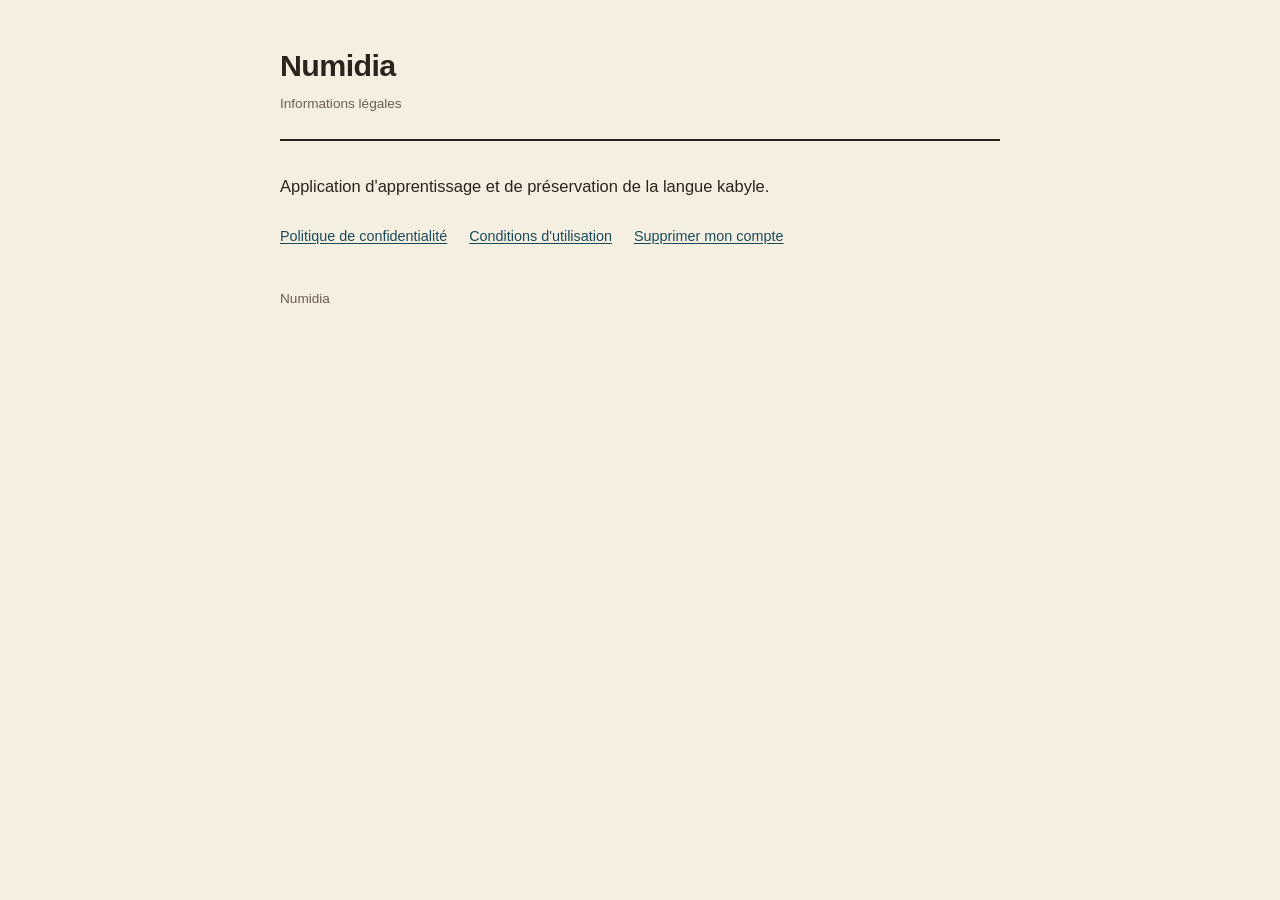
<file: index.html>
<!doctype html>
<html lang="fr">
<head>
<meta charset="utf-8">
<meta name="viewport" content="width=device-width, initial-scale=1">
<!-- Decisión deliberada y permanente: estas páginas no se indexan en
     buscadores. Se llega a ellas desde los enlaces de la app.

     No quitar esta línea pensando que bloquea algún trámite: `noindex`
     solo afecta a los resultados de búsqueda, no a la descarga. Play
     Console, AdMob y App Store Connect leen la página con normalidad.

     Por el mismo motivo, NO añadir un robots.txt con Disallow: eso sí
     impediría la lectura, y podría dar la política por inaccesible. -->
<meta name="robots" content="noindex">
<title>Numidia — Informations légales</title>
<link rel="stylesheet" href="./assets/style.css">
</head>
<body>
<div class="wrap">
<header>
  <h1>Numidia</h1>
  <p class="updated">Informations légales</p>
</header>
<p>Application d'apprentissage et de préservation de la langue kabyle.</p>
<nav style="margin-top:24px;border:0;padding:0">
  <a href="./privacy.html">Politique de confidentialité</a>
  <a href="./terms.html">Conditions d'utilisation</a>
  <a href="./delete-account.html">Supprimer mon compte</a>
</nav>
<footer>Numidia</footer>
</div>
</body>
</html>
</file>
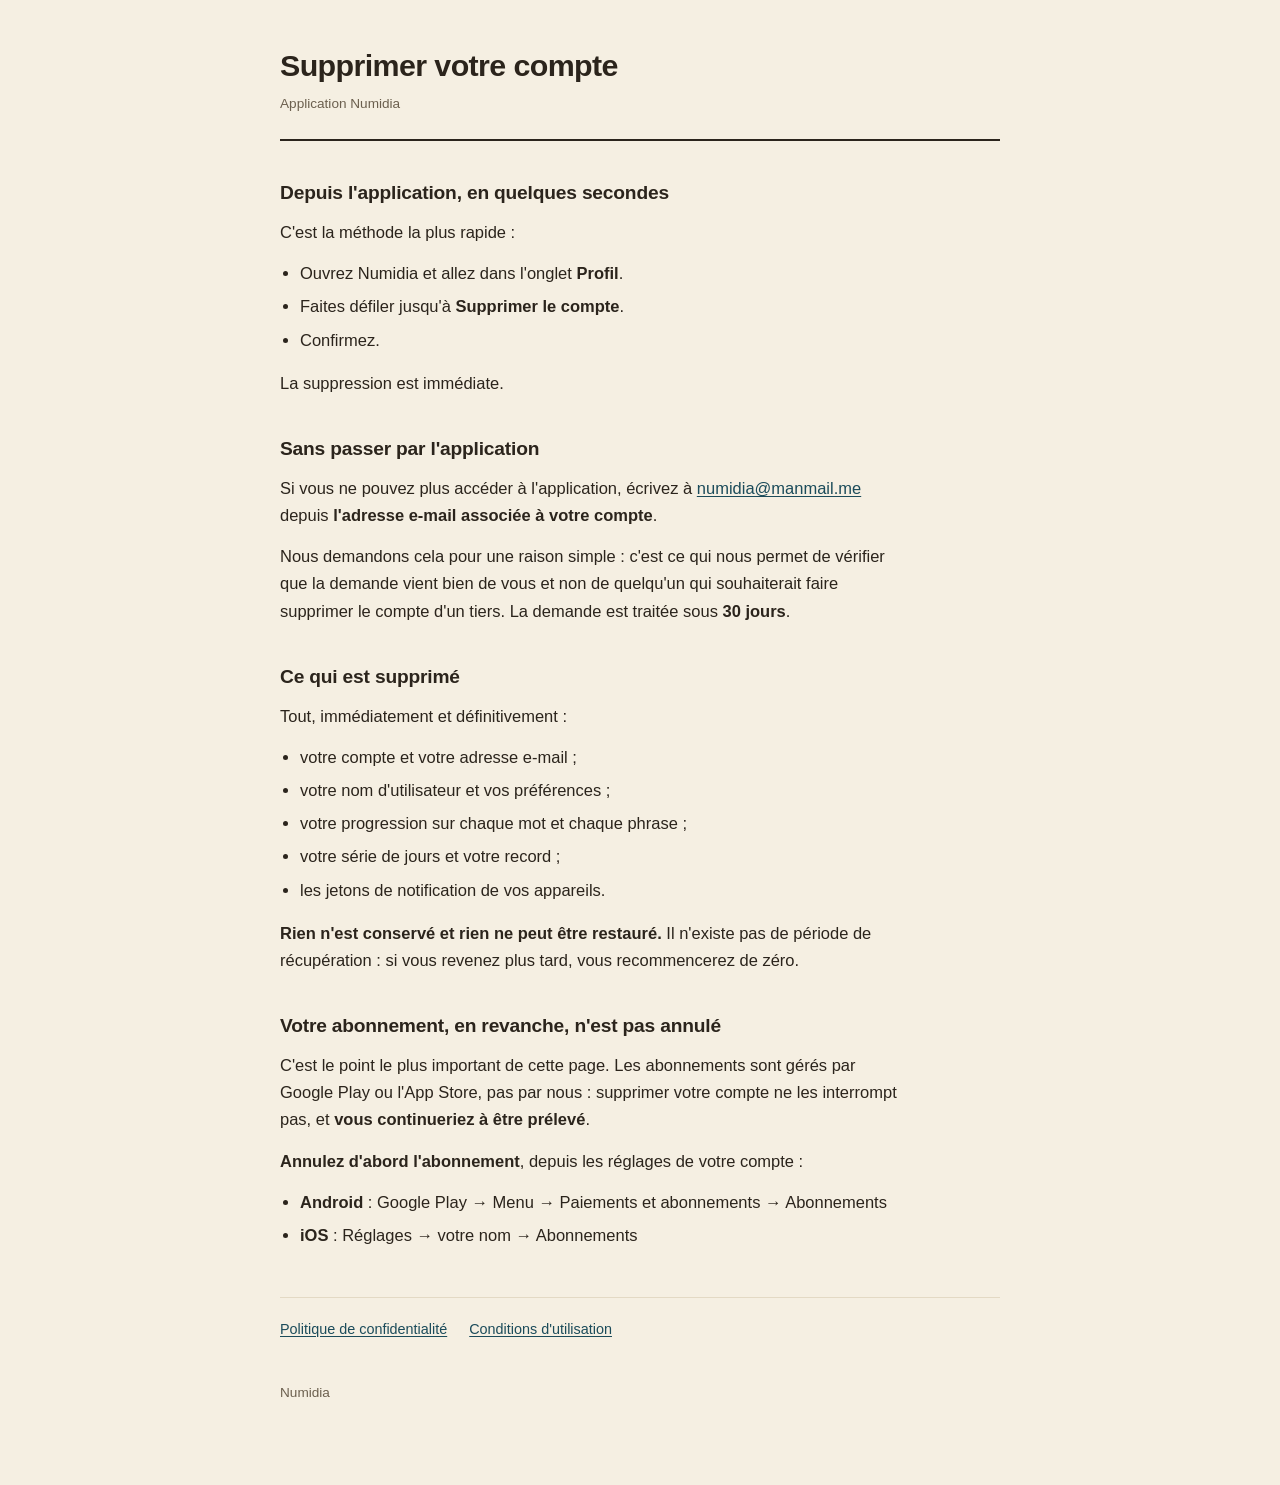
<file: delete-account.html>
<!doctype html>
<html lang="fr">
<head>
<meta charset="utf-8">
<meta name="viewport" content="width=device-width, initial-scale=1">
<!-- Decisión deliberada y permanente: estas páginas no se indexan en
     buscadores. Se llega a ellas desde los enlaces de la app.

     No quitar esta línea pensando que bloquea algún trámite: `noindex`
     solo afecta a los resultados de búsqueda, no a la descarga. Play
     Console, AdMob y App Store Connect leen la página con normalidad.

     Por el mismo motivo, NO añadir un robots.txt con Disallow: eso sí
     impediría la lectura, y podría dar la política por inaccesible. -->
<meta name="robots" content="noindex">
<title>Supprimer votre compte — Numidia</title>
<link rel="stylesheet" href="./assets/style.css">
</head>
<body>
<div class="wrap">

<header>
  <h1>Supprimer votre compte</h1>
  <p class="updated">Application Numidia</p>
</header>

<h2>Depuis l'application, en quelques secondes</h2>
<p>C'est la méthode la plus rapide&nbsp;:</p>
<ul>
  <li>Ouvrez Numidia et allez dans l'onglet <strong>Profil</strong>.</li>
  <li>Faites défiler jusqu'à <strong>Supprimer le compte</strong>.</li>
  <li>Confirmez.</li>
</ul>
<p>La suppression est immédiate.</p>

<h2>Sans passer par l'application</h2>
<p>
  Si vous ne pouvez plus accéder à l'application, écrivez à
  <a href="mailto:numidia@manmail.me?subject=Suppression%20de%20compte%20Numidia">numidia@manmail.me</a>
  depuis <strong>l'adresse e-mail associée à votre compte</strong>.
</p>
<p>
  Nous demandons cela pour une raison simple&nbsp;: c'est ce qui nous permet de
  vérifier que la demande vient bien de vous et non de quelqu'un qui souhaiterait
  faire supprimer le compte d'un tiers. La demande est traitée sous
  <strong>30 jours</strong>.
</p>

<h2>Ce qui est supprimé</h2>
<p>Tout, immédiatement et définitivement&nbsp;:</p>
<ul>
  <li>votre compte et votre adresse e-mail&nbsp;;</li>
  <li>votre nom d'utilisateur et vos préférences&nbsp;;</li>
  <li>votre progression sur chaque mot et chaque phrase&nbsp;;</li>
  <li>votre série de jours et votre record&nbsp;;</li>
  <li>les jetons de notification de vos appareils.</li>
</ul>
<p>
  <strong>Rien n'est conservé et rien ne peut être restauré.</strong> Il n'existe
  pas de période de récupération&nbsp;: si vous revenez plus tard, vous
  recommencerez de zéro.
</p>

<h2>Votre abonnement, en revanche, n'est pas annulé</h2>
<p>
  C'est le point le plus important de cette page. Les abonnements sont gérés par
  Google&nbsp;Play ou l'App&nbsp;Store, pas par nous&nbsp;: supprimer votre compte
  ne les interrompt pas, et <strong>vous continueriez à être prélevé</strong>.
</p>
<p>
  <strong>Annulez d'abord l'abonnement</strong>, depuis les réglages de votre
  compte&nbsp;:
</p>
<ul>
  <li><strong>Android</strong>&nbsp;: Google&nbsp;Play → Menu → Paiements et abonnements → Abonnements</li>
  <li><strong>iOS</strong>&nbsp;: Réglages → votre nom → Abonnements</li>
</ul>

<nav>
  <a href="./privacy.html">Politique de confidentialité</a>
  <a href="./terms.html">Conditions d'utilisation</a>
</nav>

<footer>Numidia</footer>

</div>
</body>
</html>
</file>
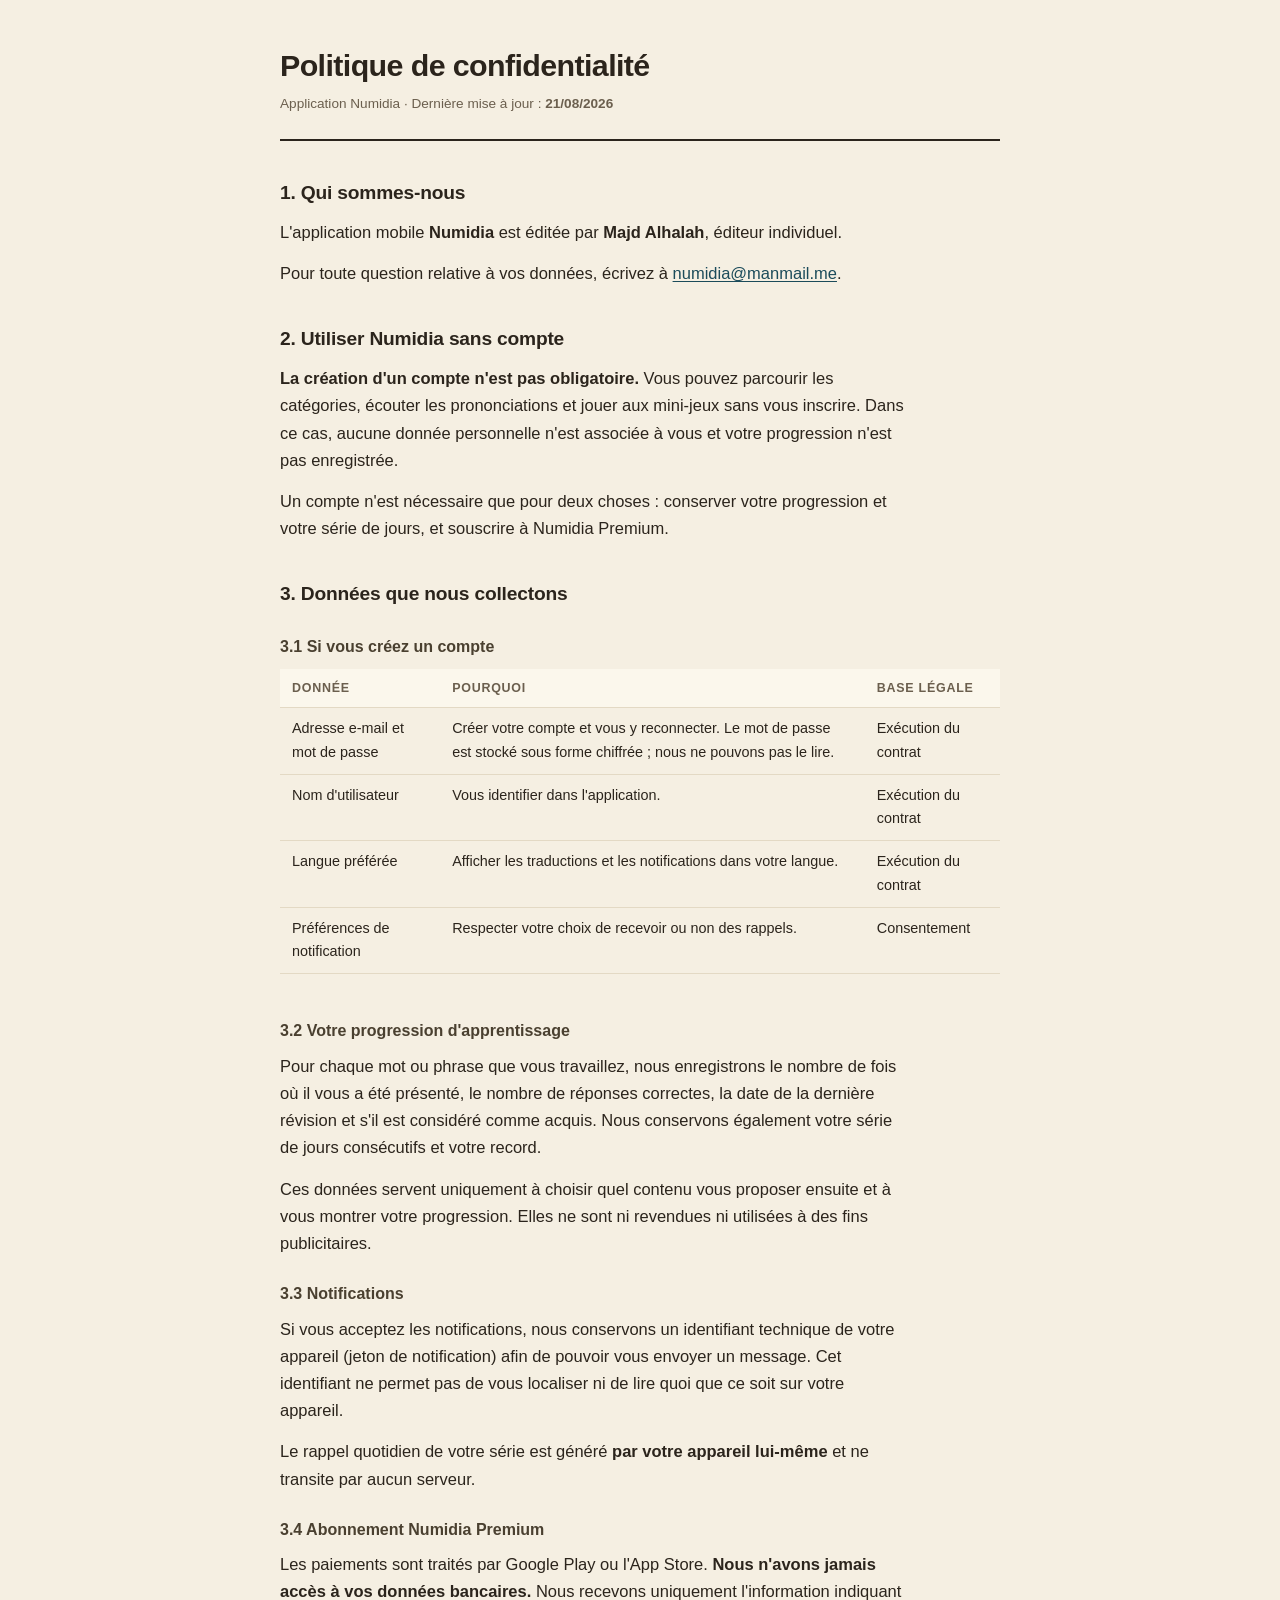
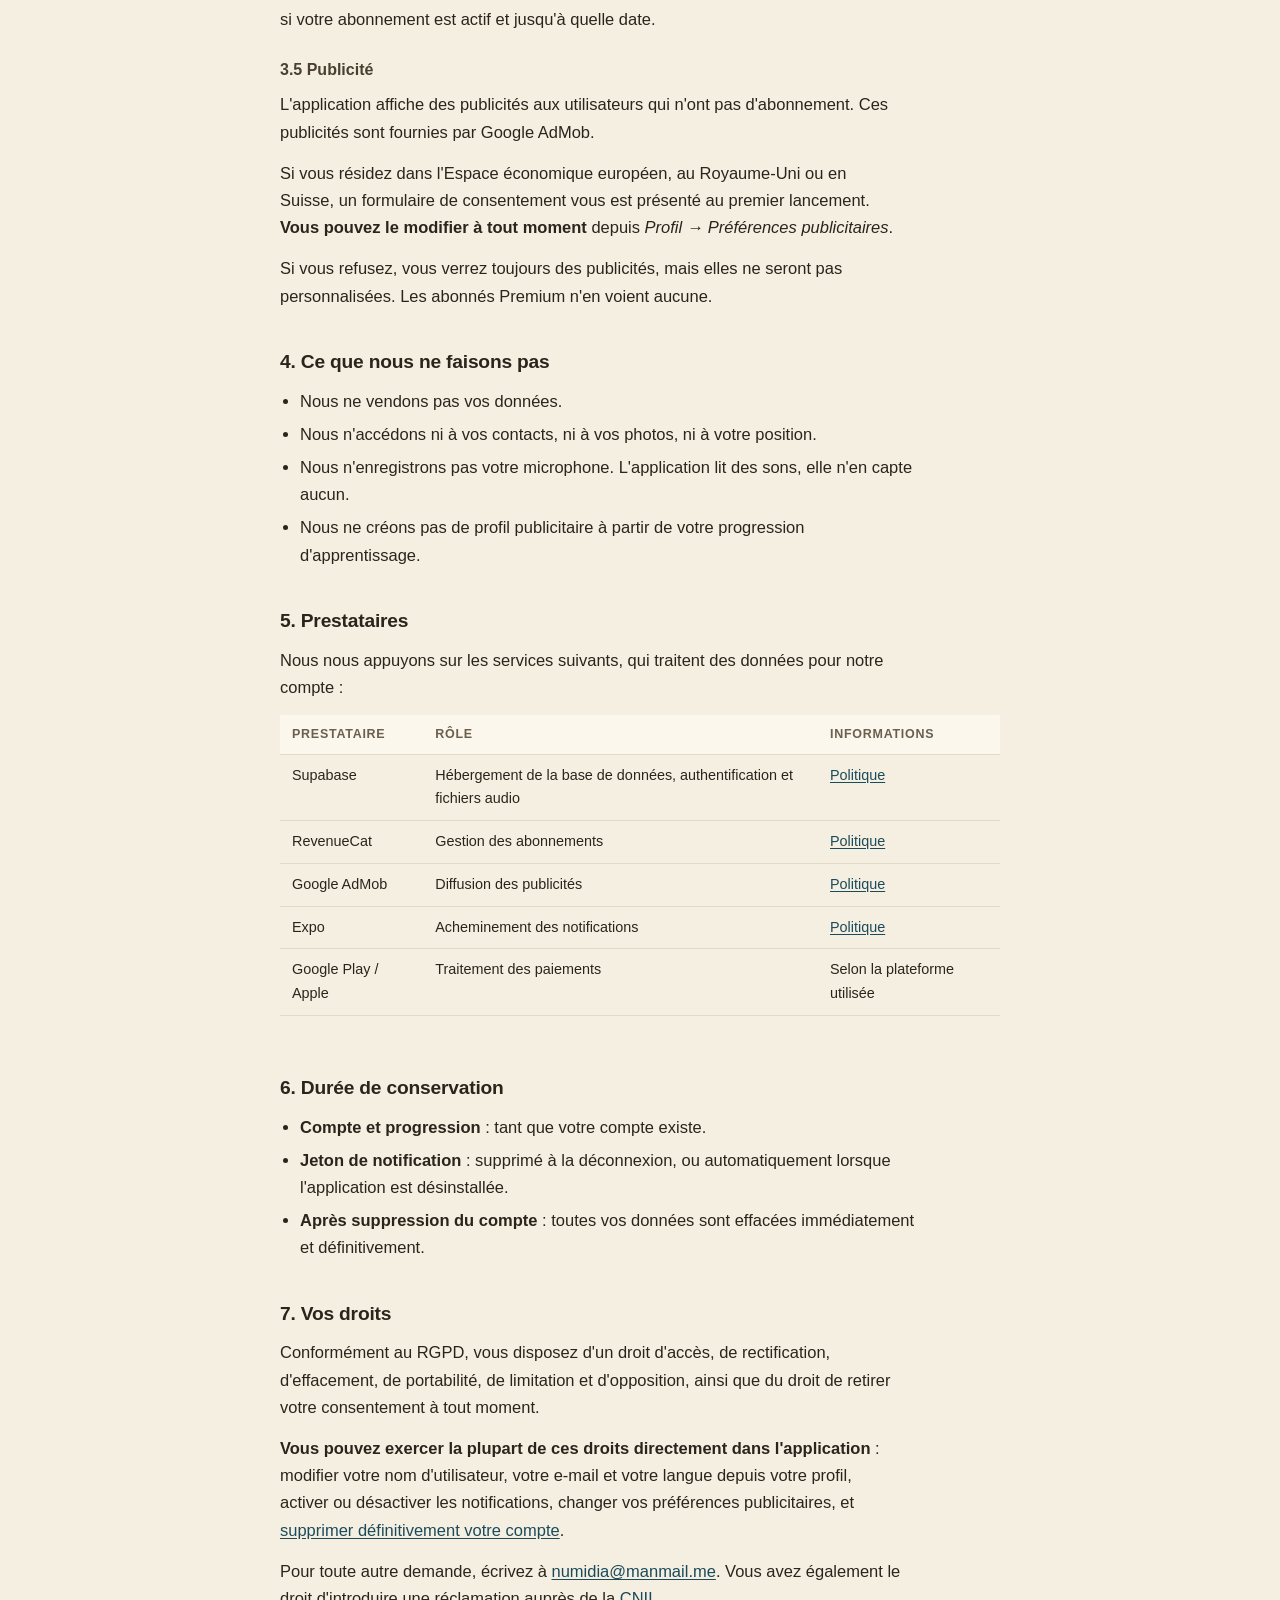
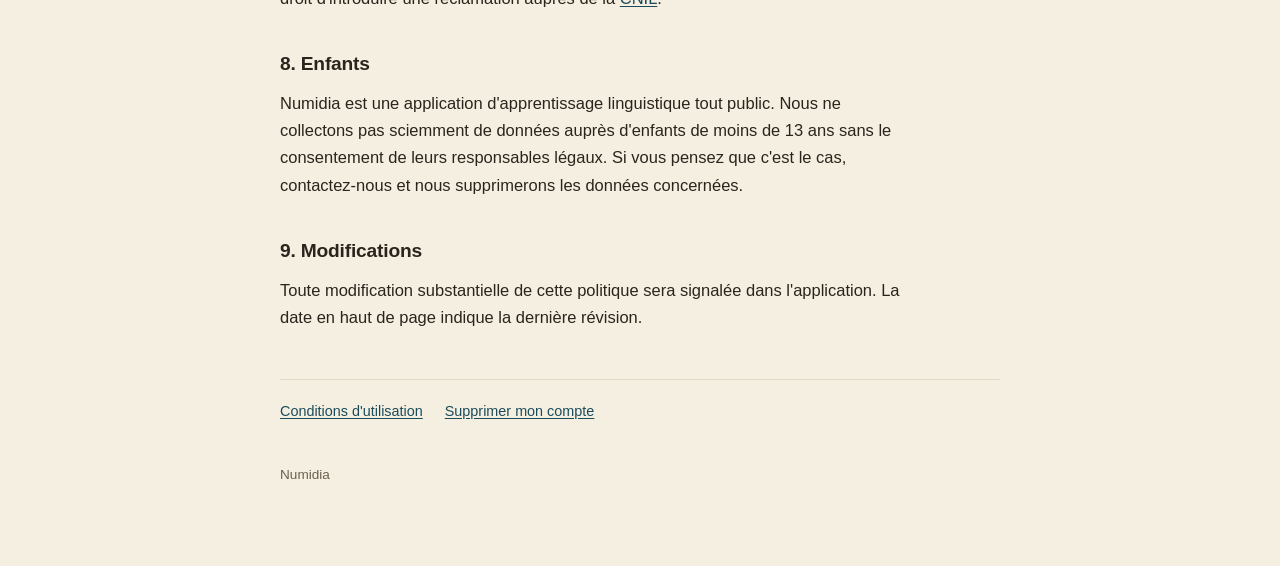
<file: privacy.html>
<!doctype html>
<html lang="fr">
<head>
<meta charset="utf-8">
<meta name="viewport" content="width=device-width, initial-scale=1">
<!-- Decisión deliberada y permanente: estas páginas no se indexan en
     buscadores. Se llega a ellas desde los enlaces de la app.

     No quitar esta línea pensando que bloquea algún trámite: `noindex`
     solo afecta a los resultados de búsqueda, no a la descarga. Play
     Console, AdMob y App Store Connect leen la página con normalidad.

     Por el mismo motivo, NO añadir un robots.txt con Disallow: eso sí
     impediría la lectura, y podría dar la política por inaccesible. -->
<meta name="robots" content="noindex">
<title>Politique de confidentialité — Numidia</title>
<link rel="stylesheet" href="./assets/style.css">
</head>
<body>
<div class="wrap">

<header>
  <h1>Politique de confidentialité</h1>
  <p class="updated">Application Numidia · Dernière mise à jour&nbsp;: <strong>21/08/2026</strong></p>
</header>

<h2>1. Qui sommes-nous</h2>
<p>
  L'application mobile <strong>Numidia</strong> est éditée par
  <strong>Majd Alhalah</strong>, éditeur individuel.
</p>
<p>
  Pour toute question relative à vos données, écrivez à
  <a href="mailto:numidia@manmail.me">numidia@manmail.me</a>.
</p>

<h2>2. Utiliser Numidia sans compte</h2>
<p>
  <strong>La création d'un compte n'est pas obligatoire.</strong> Vous pouvez
  parcourir les catégories, écouter les prononciations et jouer aux mini-jeux
  sans vous inscrire. Dans ce cas, aucune donnée personnelle n'est associée à
  vous et votre progression n'est pas enregistrée.
</p>
<p>
  Un compte n'est nécessaire que pour deux choses&nbsp;: conserver votre
  progression et votre série de jours, et souscrire à Numidia Premium.
</p>

<h2>3. Données que nous collectons</h2>

<h3>3.1 Si vous créez un compte</h3>
<div class="scroll">
<table>
  <tr><th>Donnée</th><th>Pourquoi</th><th>Base légale</th></tr>
  <tr>
    <td>Adresse e-mail et mot de passe</td>
    <td>Créer votre compte et vous y reconnecter. Le mot de passe est stocké sous forme chiffrée&nbsp;; nous ne pouvons pas le lire.</td>
    <td>Exécution du contrat</td>
  </tr>
  <tr>
    <td>Nom d'utilisateur</td>
    <td>Vous identifier dans l'application.</td>
    <td>Exécution du contrat</td>
  </tr>
  <tr>
    <td>Langue préférée</td>
    <td>Afficher les traductions et les notifications dans votre langue.</td>
    <td>Exécution du contrat</td>
  </tr>
  <tr>
    <td>Préférences de notification</td>
    <td>Respecter votre choix de recevoir ou non des rappels.</td>
    <td>Consentement</td>
  </tr>
</table>
</div>

<h3>3.2 Votre progression d'apprentissage</h3>
<p>
  Pour chaque mot ou phrase que vous travaillez, nous enregistrons le nombre de
  fois où il vous a été présenté, le nombre de réponses correctes, la date de la
  dernière révision et s'il est considéré comme acquis. Nous conservons
  également votre série de jours consécutifs et votre record.
</p>
<p>
  Ces données servent uniquement à choisir quel contenu vous proposer ensuite et
  à vous montrer votre progression. Elles ne sont ni revendues ni utilisées à des
  fins publicitaires.
</p>

<h3>3.3 Notifications</h3>
<p>
  Si vous acceptez les notifications, nous conservons un identifiant technique
  de votre appareil (jeton de notification) afin de pouvoir vous envoyer un
  message. Cet identifiant ne permet pas de vous localiser ni de lire quoi que
  ce soit sur votre appareil.
</p>
<p>
  Le rappel quotidien de votre série est généré <strong>par votre appareil
  lui-même</strong> et ne transite par aucun serveur.
</p>

<h3>3.4 Abonnement Numidia Premium</h3>
<p>
  Les paiements sont traités par Google&nbsp;Play ou l'App&nbsp;Store.
  <strong>Nous n'avons jamais accès à vos données bancaires.</strong> Nous
  recevons uniquement l'information indiquant si votre abonnement est actif et
  jusqu'à quelle date.
</p>

<h3>3.5 Publicité</h3>
<p>
  L'application affiche des publicités aux utilisateurs qui n'ont pas
  d'abonnement. Ces publicités sont fournies par Google&nbsp;AdMob.
</p>
<p>
  Si vous résidez dans l'Espace économique européen, au Royaume-Uni ou en
  Suisse, un formulaire de consentement vous est présenté au premier lancement.
  <strong>Vous pouvez le modifier à tout moment</strong> depuis
  <em>Profil → Préférences publicitaires</em>.
</p>
<p>
  Si vous refusez, vous verrez toujours des publicités, mais elles ne seront pas
  personnalisées. Les abonnés Premium n'en voient aucune.
</p>

<h2>4. Ce que nous ne faisons pas</h2>
<ul>
  <li>Nous ne vendons pas vos données.</li>
  <li>Nous n'accédons ni à vos contacts, ni à vos photos, ni à votre position.</li>
  <li>Nous n'enregistrons pas votre microphone. L'application lit des sons, elle n'en capte aucun.</li>
  <li>Nous ne créons pas de profil publicitaire à partir de votre progression d'apprentissage.</li>
</ul>

<h2>5. Prestataires</h2>
<p>Nous nous appuyons sur les services suivants, qui traitent des données pour notre compte&nbsp;:</p>
<div class="scroll">
<table>
  <tr><th>Prestataire</th><th>Rôle</th><th>Informations</th></tr>
  <tr>
    <td>Supabase</td>
    <td>Hébergement de la base de données, authentification et fichiers audio</td>
    <td><a href="https://supabase.com/privacy" target="_blank" rel="noopener">Politique</a></td>
  </tr>
  <tr>
    <td>RevenueCat</td>
    <td>Gestion des abonnements</td>
    <td><a href="https://www.revenuecat.com/privacy" target="_blank" rel="noopener">Politique</a></td>
  </tr>
  <tr>
    <td>Google AdMob</td>
    <td>Diffusion des publicités</td>
    <td><a href="https://policies.google.com/technologies/partner-sites" target="_blank" rel="noopener">Politique</a></td>
  </tr>
  <tr>
    <td>Expo</td>
    <td>Acheminement des notifications</td>
    <td><a href="https://expo.dev/privacy" target="_blank" rel="noopener">Politique</a></td>
  </tr>
  <tr>
    <td>Google Play / Apple</td>
    <td>Traitement des paiements</td>
    <td>Selon la plateforme utilisée</td>
  </tr>
</table>
</div>

<h2>6. Durée de conservation</h2>
<ul>
  <li><strong>Compte et progression</strong>&nbsp;: tant que votre compte existe.</li>
  <li><strong>Jeton de notification</strong>&nbsp;: supprimé à la déconnexion, ou automatiquement lorsque l'application est désinstallée.</li>
  <li><strong>Après suppression du compte</strong>&nbsp;: toutes vos données sont effacées immédiatement et définitivement.</li>
</ul>

<h2>7. Vos droits</h2>
<p>
  Conformément au RGPD, vous disposez d'un droit d'accès, de rectification,
  d'effacement, de portabilité, de limitation et d'opposition, ainsi que du
  droit de retirer votre consentement à tout moment.
</p>
<p>
  <strong>Vous pouvez exercer la plupart de ces droits directement dans
  l'application</strong>&nbsp;: modifier votre nom d'utilisateur, votre e-mail
  et votre langue depuis votre profil, activer ou désactiver les notifications,
  changer vos préférences publicitaires, et
  <a href="./delete-account.html">supprimer définitivement votre compte</a>.
</p>
<p>
  Pour toute autre demande, écrivez à
  <a href="mailto:numidia@manmail.me">numidia@manmail.me</a>. Vous avez également
  le droit d'introduire une réclamation auprès de la
  <a href="https://www.cnil.fr" target="_blank" rel="noopener">CNIL</a>.
</p>

<h2>8. Enfants</h2>
<p>
  Numidia est une application d'apprentissage linguistique tout public. Nous ne
  collectons pas sciemment de données auprès d'enfants de moins de 13 ans sans
  le consentement de leurs responsables légaux. Si vous pensez que c'est le cas,
  contactez-nous et nous supprimerons les données concernées.
</p>

<h2>9. Modifications</h2>
<p>
  Toute modification substantielle de cette politique sera signalée dans
  l'application. La date en haut de page indique la dernière révision.
</p>

<nav>
  <a href="./terms.html">Conditions d'utilisation</a>
  <a href="./delete-account.html">Supprimer mon compte</a>
</nav>

<footer>Numidia</footer>

</div>
</body>
</html>
</file>
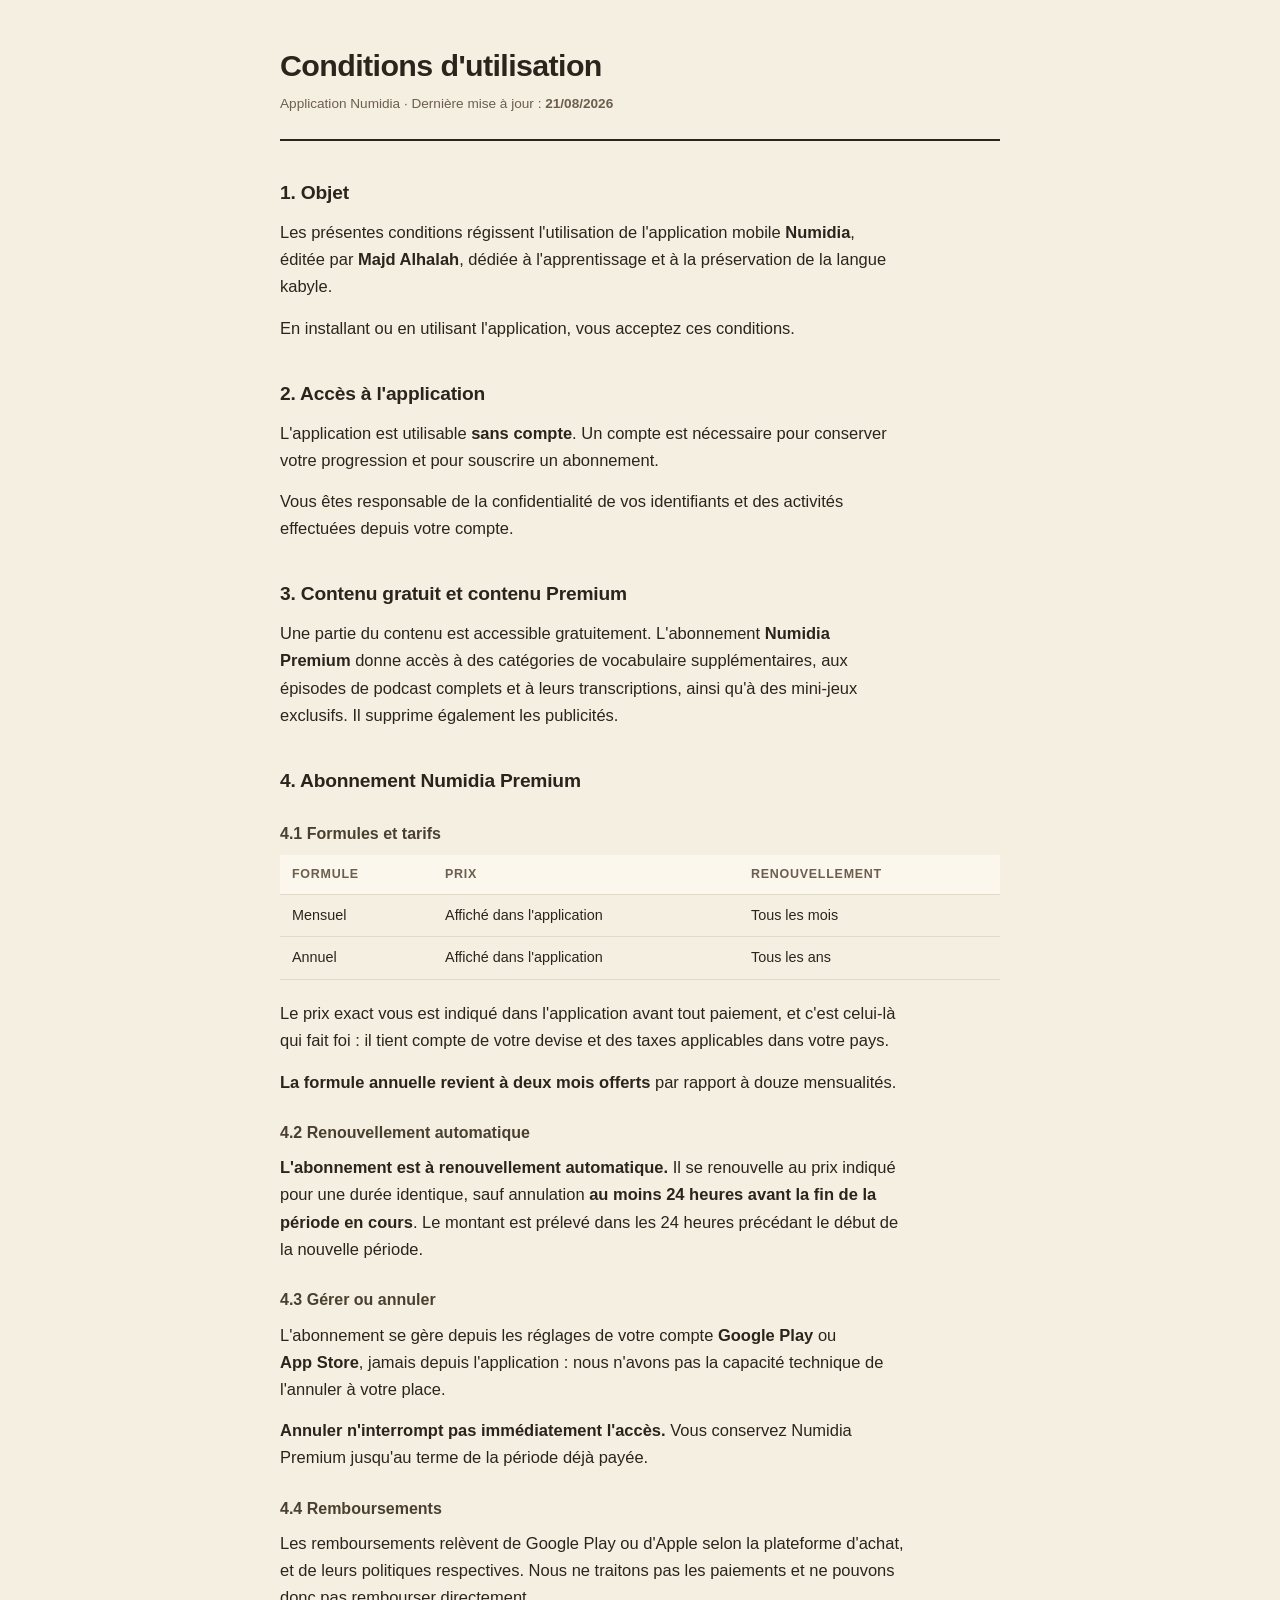
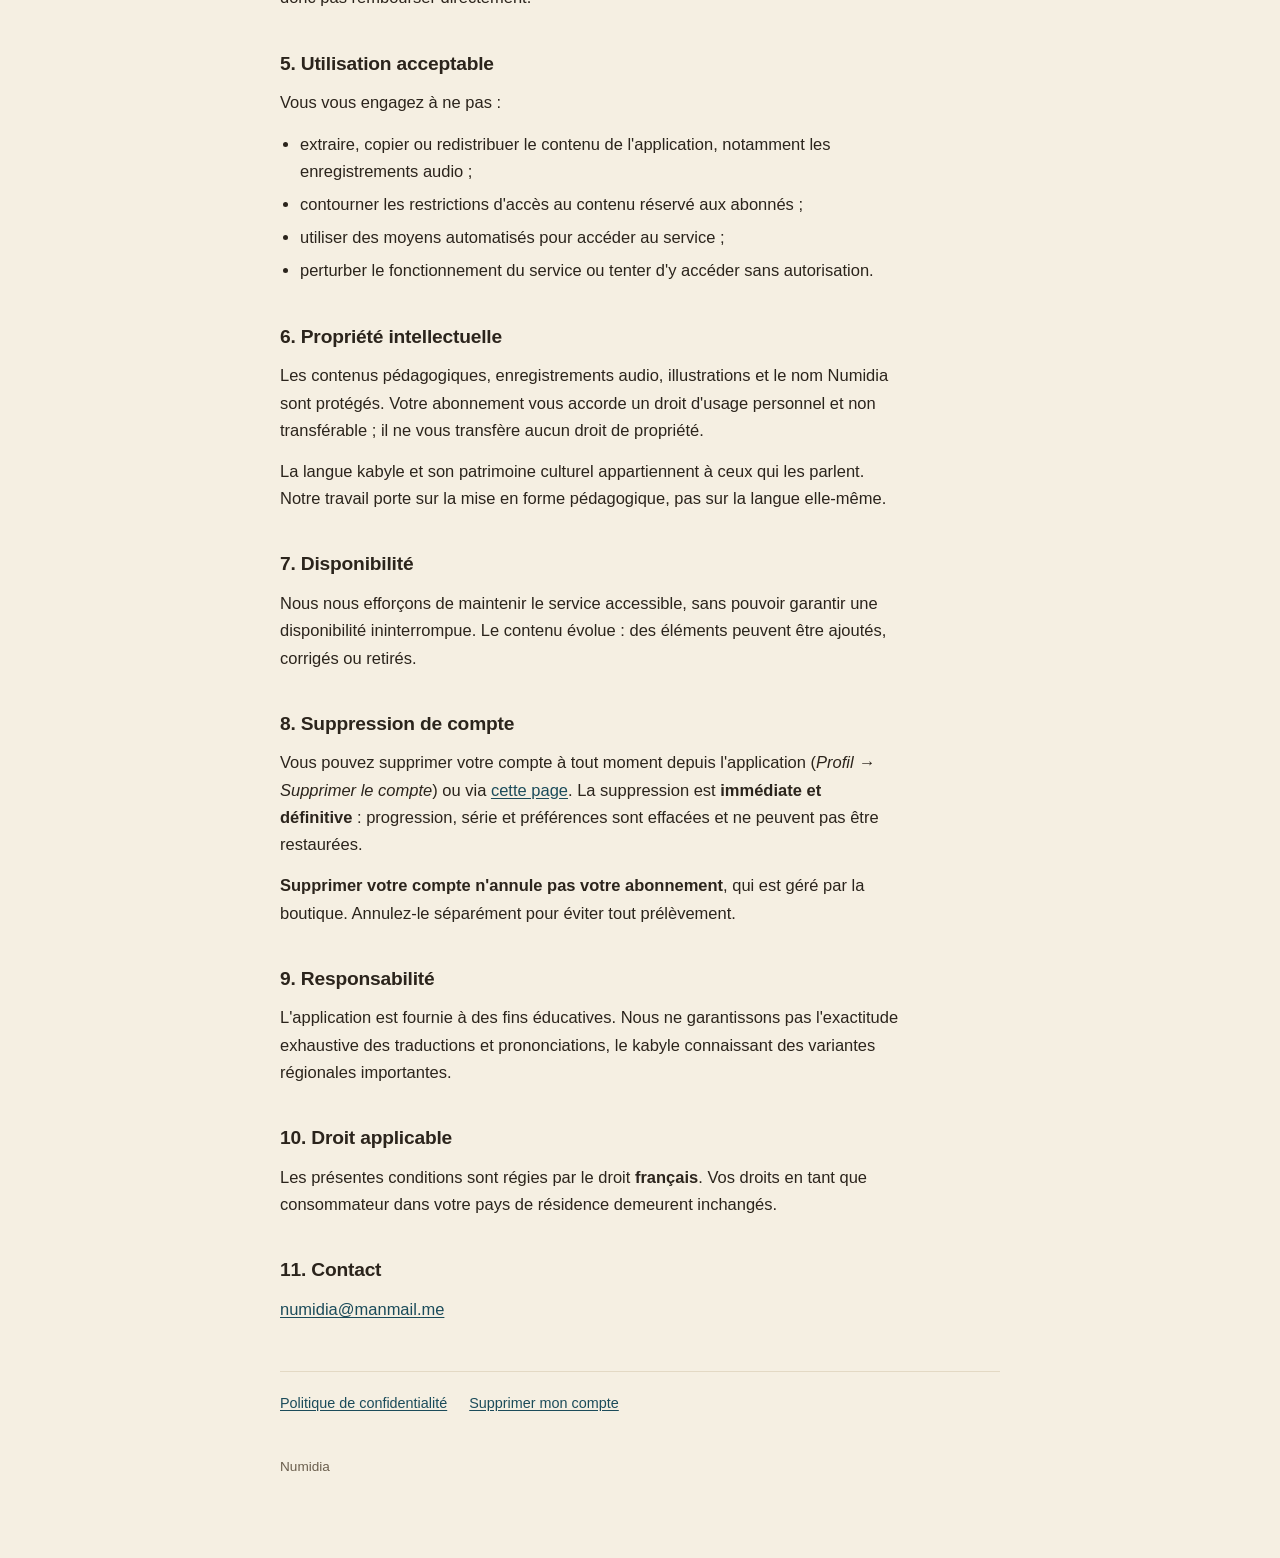
<file: terms.html>
<!doctype html>
<html lang="fr">
<head>
<meta charset="utf-8">
<meta name="viewport" content="width=device-width, initial-scale=1">
<!-- Decisión deliberada y permanente: estas páginas no se indexan en
     buscadores. Se llega a ellas desde los enlaces de la app.

     No quitar esta línea pensando que bloquea algún trámite: `noindex`
     solo afecta a los resultados de búsqueda, no a la descarga. Play
     Console, AdMob y App Store Connect leen la página con normalidad.

     Por el mismo motivo, NO añadir un robots.txt con Disallow: eso sí
     impediría la lectura, y podría dar la política por inaccesible. -->
<meta name="robots" content="noindex">
<title>Conditions d'utilisation — Numidia</title>
<link rel="stylesheet" href="./assets/style.css">
</head>
<body>
<div class="wrap">

<header>
  <h1>Conditions d'utilisation</h1>
  <p class="updated">Application Numidia · Dernière mise à jour&nbsp;: <strong>21/08/2026</strong></p>
</header>

<h2>1. Objet</h2>
<p>
  Les présentes conditions régissent l'utilisation de l'application mobile
  <strong>Numidia</strong>, éditée par <strong>Majd Alhalah</strong>, dédiée
  à l'apprentissage et à la préservation de la langue kabyle.
</p>
<p>En installant ou en utilisant l'application, vous acceptez ces conditions.</p>

<h2>2. Accès à l'application</h2>
<p>
  L'application est utilisable <strong>sans compte</strong>. Un compte est
  nécessaire pour conserver votre progression et pour souscrire un abonnement.
</p>
<p>
  Vous êtes responsable de la confidentialité de vos identifiants et des
  activités effectuées depuis votre compte.
</p>

<h2>3. Contenu gratuit et contenu Premium</h2>
<p>
  Une partie du contenu est accessible gratuitement. L'abonnement
  <strong>Numidia Premium</strong> donne accès à des catégories de vocabulaire
  supplémentaires, aux épisodes de podcast complets et à leurs transcriptions,
  ainsi qu'à des mini-jeux exclusifs. Il supprime également les publicités.
</p>

<h2>4. Abonnement Numidia Premium</h2>

<h3>4.1 Formules et tarifs</h3>
<div class="scroll">
<table>
  <tr><th>Formule</th><th>Prix</th><th>Renouvellement</th></tr>
  <tr><td>Mensuel</td><td>Affiché dans l'application</td><td>Tous les mois</td></tr>
  <tr><td>Annuel</td><td>Affiché dans l'application</td><td>Tous les ans</td></tr>
</table>
</div>
<p>
  Le prix exact vous est indiqué dans l'application avant tout paiement, et
  c'est celui-là qui fait foi&nbsp;: il tient compte de votre devise et des taxes
  applicables dans votre pays.
</p>
<p>
  <strong>La formule annuelle revient à deux mois offerts</strong> par rapport à
  douze mensualités.
</p>

<h3>4.2 Renouvellement automatique</h3>
<p>
  <strong>L'abonnement est à renouvellement automatique.</strong> Il se renouvelle
  au prix indiqué pour une durée identique, sauf annulation
  <strong>au moins 24&nbsp;heures avant la fin de la période en cours</strong>.
  Le montant est prélevé dans les 24&nbsp;heures précédant le début de la nouvelle
  période.
</p>

<h3>4.3 Gérer ou annuler</h3>
<p>
  L'abonnement se gère depuis les réglages de votre compte
  <strong>Google&nbsp;Play</strong> ou <strong>App&nbsp;Store</strong>, jamais depuis
  l'application&nbsp;: nous n'avons pas la capacité technique de l'annuler à votre
  place.
</p>
<p>
  <strong>Annuler n'interrompt pas immédiatement l'accès.</strong> Vous conservez
  Numidia Premium jusqu'au terme de la période déjà payée.
</p>

<h3>4.4 Remboursements</h3>
<p>
  Les remboursements relèvent de Google&nbsp;Play ou d'Apple selon la plateforme
  d'achat, et de leurs politiques respectives. Nous ne traitons pas les paiements
  et ne pouvons donc pas rembourser directement.
</p>

<h2>5. Utilisation acceptable</h2>
<p>Vous vous engagez à ne pas&nbsp;:</p>
<ul>
  <li>extraire, copier ou redistribuer le contenu de l'application, notamment les enregistrements audio&nbsp;;</li>
  <li>contourner les restrictions d'accès au contenu réservé aux abonnés&nbsp;;</li>
  <li>utiliser des moyens automatisés pour accéder au service&nbsp;;</li>
  <li>perturber le fonctionnement du service ou tenter d'y accéder sans autorisation.</li>
</ul>

<h2>6. Propriété intellectuelle</h2>
<p>
  Les contenus pédagogiques, enregistrements audio, illustrations et le nom
  Numidia sont protégés. Votre abonnement vous accorde un droit d'usage
  personnel et non transférable&nbsp;; il ne vous transfère aucun droit de
  propriété.
</p>
<p>
  La langue kabyle et son patrimoine culturel appartiennent à ceux qui les
  parlent. Notre travail porte sur la mise en forme pédagogique, pas sur la
  langue elle-même.
</p>

<h2>7. Disponibilité</h2>
<p>
  Nous nous efforçons de maintenir le service accessible, sans pouvoir garantir
  une disponibilité ininterrompue. Le contenu évolue&nbsp;: des éléments peuvent
  être ajoutés, corrigés ou retirés.
</p>

<h2>8. Suppression de compte</h2>
<p>
  Vous pouvez supprimer votre compte à tout moment depuis l'application
  (<em>Profil → Supprimer le compte</em>) ou via
  <a href="./delete-account.html">cette page</a>. La suppression est
  <strong>immédiate et définitive</strong>&nbsp;: progression, série et
  préférences sont effacées et ne peuvent pas être restaurées.
</p>
<p>
  <strong>Supprimer votre compte n'annule pas votre abonnement</strong>, qui est
  géré par la boutique. Annulez-le séparément pour éviter tout prélèvement.
</p>

<h2>9. Responsabilité</h2>
<p>
  L'application est fournie à des fins éducatives. Nous ne garantissons pas
  l'exactitude exhaustive des traductions et prononciations, le kabyle
  connaissant des variantes régionales importantes.
</p>

<h2>10. Droit applicable</h2>
<p>
  Les présentes conditions sont régies par le droit <strong>français</strong>. Vos
  droits en tant que consommateur dans votre pays de résidence demeurent
  inchangés.
</p>

<h2>11. Contact</h2>
<p><a href="mailto:numidia@manmail.me">numidia@manmail.me</a></p>

<nav>
  <a href="./privacy.html">Politique de confidentialité</a>
  <a href="./delete-account.html">Supprimer mon compte</a>
</nav>

<footer>Numidia</footer>

</div>
</body>
</html>
</file>
<file: assets/style.css>
/* Paleta tomada de constants/theme.ts de la app, para que las páginas legales
   no parezcan de otro producto cuando se abren desde ella. */
:root {
  --ground: #F5EFE2;
  --surface: #FBF7EC;
  --border: #E3D9C4;
  --text: #2B241C;
  --text-mid: #4A4030;
  --text-muted: #6B5F4E;
  --accent: #1B4B5A;
  --warn-bg: #F7EDD8;
  --warn-border: #C99A3E;
}
@media (prefers-color-scheme: dark) {
  :root {
    --ground: #1C1812;
    --surface: #24201A;
    --border: #3A3226;
    --text: #F2E9D8;
    --text-mid: #D6CBB4;
    --text-muted: #AC9E86;
    --accent: #5FA3B5;
    --warn-bg: #2E2718;
    --warn-border: #D9B15A;
  }
}
* { box-sizing: border-box; }
body {
  margin: 0;
  padding: 0 20px 80px;
  background: var(--ground);
  color: var(--text);
  font-family: "Segoe UI", -apple-system, BlinkMacSystemFont, Roboto, sans-serif;
  font-size: 16.5px;
  line-height: 1.65;
}
.wrap { max-width: 720px; margin: 0 auto; }
header { padding: 48px 0 24px; border-bottom: 2px solid var(--text); margin-bottom: 32px; }
h1 { font-size: 1.9rem; line-height: 1.15; margin: 0 0 10px; letter-spacing: -0.02em; }
.updated { font-size: 0.85rem; color: var(--text-muted); margin: 0; }
h2 { font-size: 1.2rem; margin: 36px 0 10px; letter-spacing: -0.01em; }
h3 { font-size: 1rem; margin: 24px 0 8px; color: var(--text-mid); }
p, li { max-width: 68ch; }
p { margin: 0 0 14px; }
ul { padding-left: 20px; margin: 0 0 16px; }
li { margin-bottom: 6px; }
a { color: var(--accent); text-underline-offset: 2px; }
strong { font-weight: 600; }
table { border-collapse: collapse; width: 100%; font-size: 0.9rem; margin: 0 0 20px; }
th, td { text-align: left; padding: 9px 12px; border-bottom: 1px solid var(--border); vertical-align: top; }
th { background: var(--surface); font-size: 0.78rem; text-transform: uppercase; letter-spacing: 0.06em; color: var(--text-muted); }
.scroll { overflow-x: auto; }
.todo {
  background: var(--warn-bg);
  border: 1px solid var(--warn-border);
  border-left: 3px solid var(--warn-border);
  padding: 12px 16px;
  margin: 0 0 20px;
  font-size: 0.92rem;
}
nav { margin-top: 48px; padding-top: 20px; border-top: 1px solid var(--border); font-size: 0.9rem; }
nav a { margin-right: 18px; }
footer { margin-top: 40px; font-size: 0.85rem; color: var(--text-muted); }
</file>
